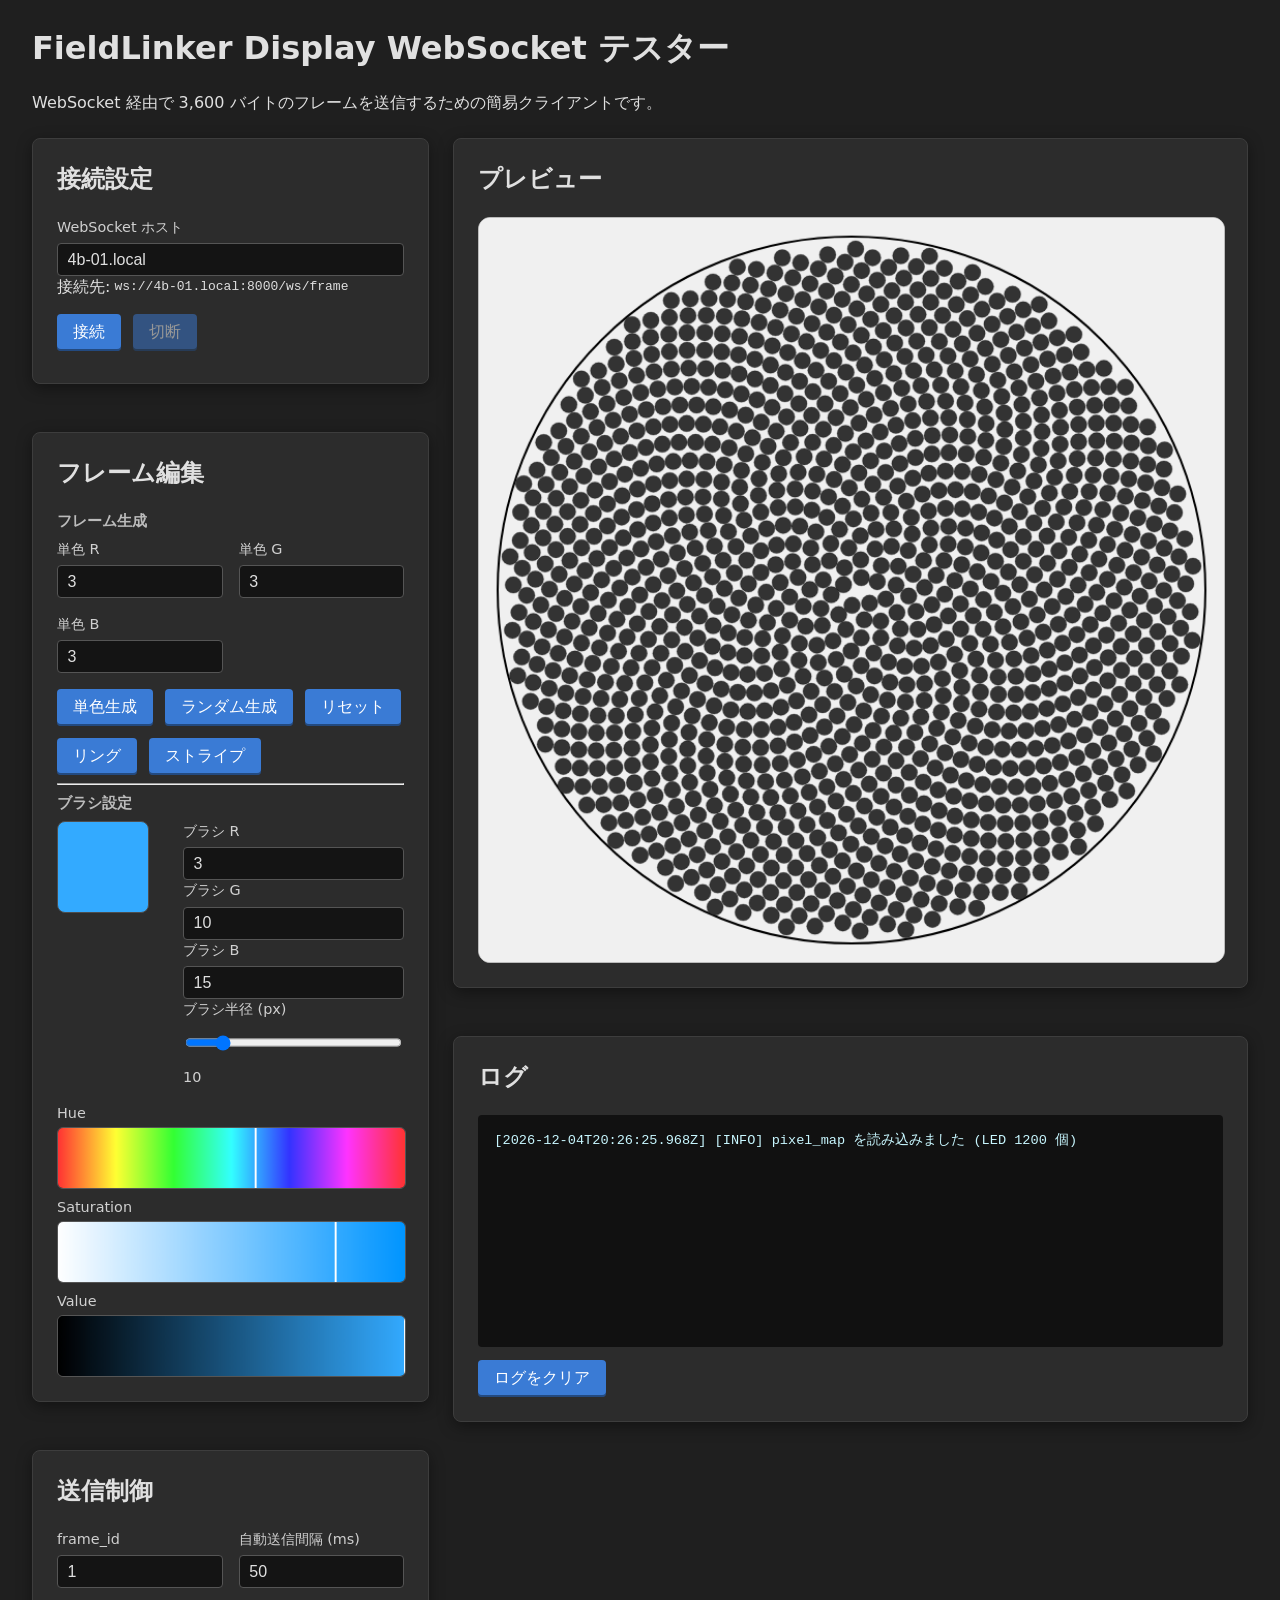
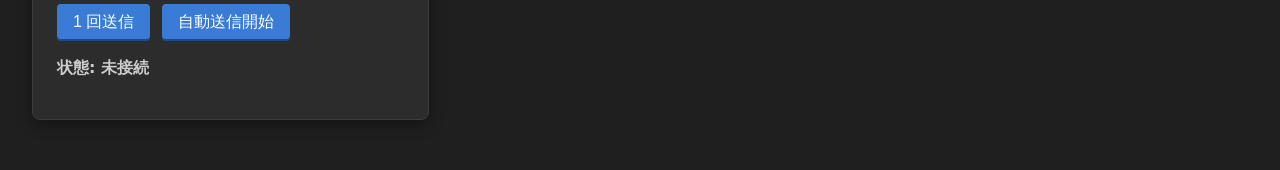
<file: raspberrypi/webclient/index.html>
<!DOCTYPE html>
<html lang="ja">
  <head>
    <meta charset="utf-8" />
    <title>FieldLinker Display WebSocket テスター</title>
    <meta name="viewport" content="width=device-width, initial-scale=1" />
    <link rel="stylesheet" href="./style.css" />
  </head>
  <body>
    <header>
      <h1>FieldLinker Display WebSocket テスター</h1>
      <p>WebSocket 経由で 3,600 バイトのフレームを送信するための簡易クライアントです。</p>
    </header>

    <div class="dashboard-grid">
      <div class="column column-left">
        <section class="panel">
          <h2>接続設定</h2>
          <div class="ws-url-block">
            <label>
              WebSocket ホスト
              <input list="ws-host-options" id="ws-host" type="text" value="4b-01.local" />
              <datalist id="ws-host-options">
                <option value="127.0.0.1" />
                <option value="4b-01.local" />
              </datalist>
            </label>
            <div class="ws-url-row">
              接続先: <code>ws://<span id="ws-host-display">4b-01.local</span>:8000/ws/frame</code>
            </div>
          </div>
          <div class="button-row">
            <button id="connect-btn">接続</button>
            <button id="disconnect-btn" disabled>切断</button>
          </div>
        </section>

        <section class="panel">
          <h2>フレーム編集</h2>
          <h3 class="panel-subtitle">フレーム生成</h3>
          <div class="form-grid">
            <label>
              単色 R
              <input id="color-r" type="number" value="3" min="0" max="15" />
            </label>
            <label>
              単色 G
              <input id="color-g" type="number" value="3" min="0" max="15" />
            </label>
            <label>
              単色 B
              <input id="color-b" type="number" value="3" min="0" max="15" />
            </label>
          </div>
          <div class="button-row">
            <button id="solid-generate-btn">単色生成</button>
            <button id="random-generate-btn">ランダム生成</button>
            <button id="clear-frame-btn">リセット</button>
            <button id="ring-generate-btn">リング</button>
            <button id="stripe-generate-btn">ストライプ</button>
          </div>
          <hr />
          <h3 class="panel-subtitle">ブラシ設定</h3>
          <div class="brush-grid">
            <div class="brush-color-display" id="brush-preview"></div>
            <div>
              <label>ブラシ R
                <input id="brush-r" type="number" value="3" min="0" max="15" />
              </label>
              <label>ブラシ G
                <input id="brush-g" type="number" value="10" min="0" max="15" />
              </label>
              <label>ブラシ B
                <input id="brush-b" type="number" value="15" min="0" max="15" />
              </label>
              <label>ブラシ半径 (px)
                <input id="brush-radius" type="range" min="4" max="60" value="10" />
                <span id="brush-radius-value">10</span>
              </label>
            </div>
            <div class="picker-block">
              <label>Hue
                <canvas id="hue-canvas" width="360" height="40"></canvas>
              </label>
              <label>Saturation
                <canvas id="sat-canvas" width="360" height="40"></canvas>
              </label>
              <label>Value
                <canvas id="val-canvas" width="360" height="40"></canvas>
              </label>
            </div>
          </div>
        </section>

        <section class="panel">
          <h2>送信制御</h2>
          <div class="form-grid">
            <label>
              frame_id
              <input id="frame-id" type="number" value="1" min="0" />
            </label>
            <label>
              自動送信間隔 (ms)
              <input id="interval" type="number" value="50" min="50" />
            </label>
          </div>
          <div class="button-row">
            <button id="send-once-btn">1 回送信</button>
            <button id="auto-toggle-btn">自動送信開始</button>
          </div>
          <p class="status">
            状態: <span id="status">未接続</span>
          </p>
        </section>

      </div>

      <div class="column column-main">
        <section class="panel panel-preview">
          <h2>プレビュー</h2>
          <canvas id="preview-canvas" width="720" height="720"></canvas>
        </section>
        <section class="panel panel-log">
          <h2>ログ</h2>
          <pre id="log"></pre>
          <button id="clear-log-btn">ログをクリア</button>
        </section>
      </div>
    </div>

    <script type="module" src="./client.js"></script>
  </body>
</html>
</file>
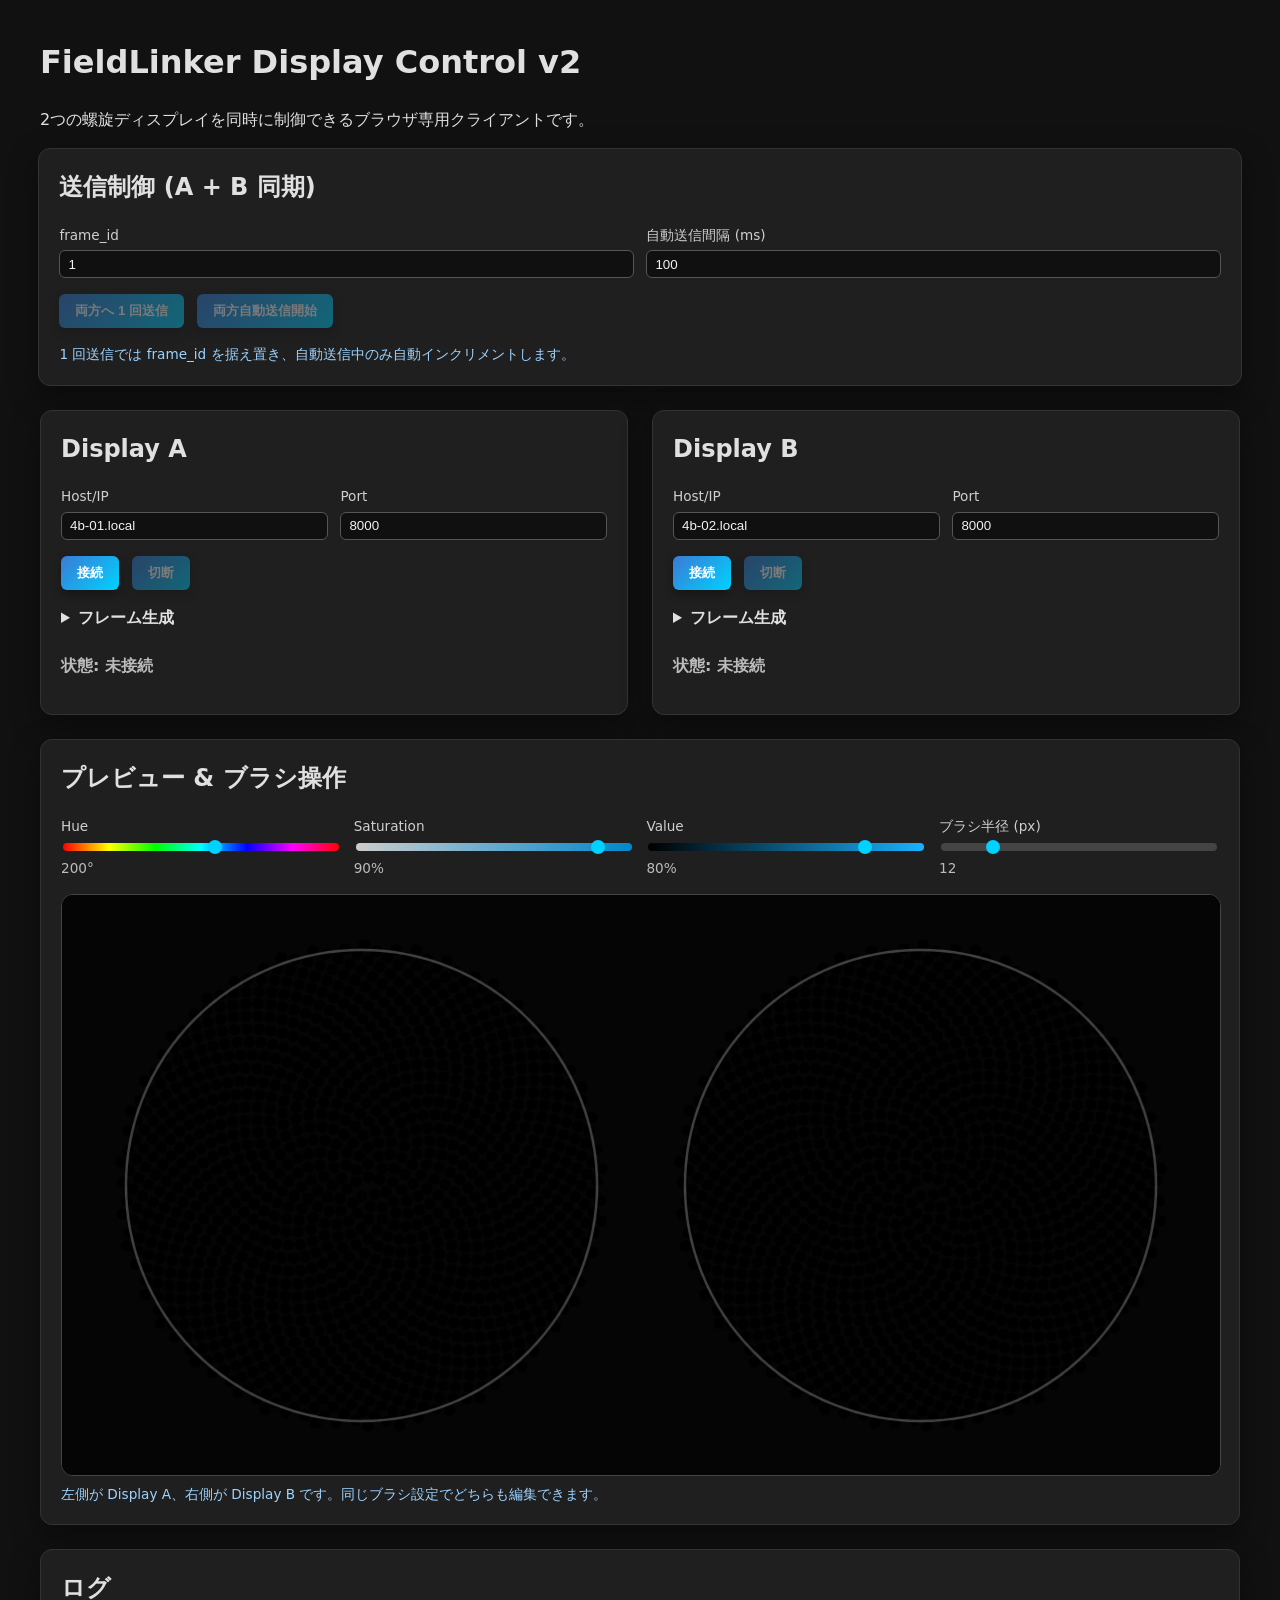
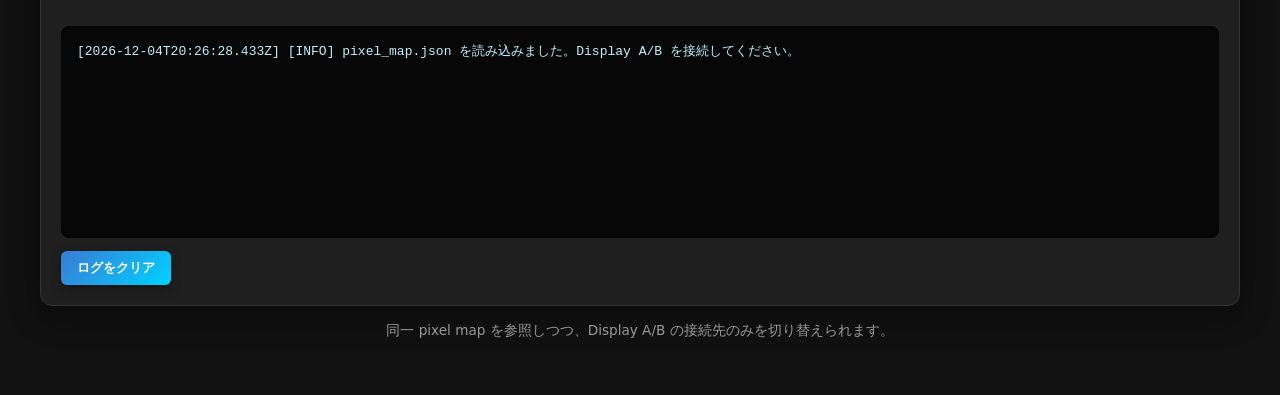
<file: raspberrypi/webclient_v2/index.html>
<!DOCTYPE html>
<html lang="ja">
  <head>
    <meta charset="utf-8" />
    <meta name="viewport" content="width=device-width, initial-scale=1" />
    <title>FieldLinker Display Control v2</title>
    <link rel="stylesheet" href="./style.css" />
  </head>
  <body>
    <header>
      <h1>FieldLinker Display Control v2</h1>
      <p>2つの螺旋ディスプレイを同時に制御できるブラウザ専用クライアントです。</p>
    </header>

    <section class="panel shared-controls">
      <h2>送信制御 (A + B 同期)</h2>
      <div class="form-grid">
        <label>frame_id
          <input type="number" id="shared-frame" min="0" value="1" />
        </label>
        <label>自動送信間隔 (ms)
          <input type="number" id="shared-interval" min="50" value="100" />
        </label>
      </div>
      <div class="button-row">
        <button id="shared-send" disabled>両方へ 1 回送信</button>
        <button id="shared-auto" disabled>両方自動送信開始</button>
      </div>
      <p class="hint">1 回送信では frame_id を据え置き、自動送信中のみ自動インクリメントします。</p>
    </section>

    <main class="layout">
      <section class="panel-group">
        <div class="panel" id="panel-panelA">
          <h2>Display A</h2>
          <div class="form-grid">
            <label>Host/IP
              <input type="text" id="panelA-host" placeholder="4b-01.local" />
            </label>
            <label>Port
              <input type="number" id="panelA-port" min="1" max="65535" value="8000" />
            </label>
          </div>
          <div class="button-row">
            <button id="panelA-connect">接続</button>
            <button id="panelA-disconnect" disabled>切断</button>
          </div>
          <details>
            <summary>フレーム生成</summary>
            <div class="form-grid slider-grid">
              <label>R
                <input type="range" id="panelA-color-r" min="0" max="15" value="5" />
                <span data-slider-value="panelA-color-r">5</span>
              </label>
              <label>G
                <input type="range" id="panelA-color-g" min="0" max="15" value="5" />
                <span data-slider-value="panelA-color-g">5</span>
              </label>
              <label>B
                <input type="range" id="panelA-color-b" min="0" max="15" value="5" />
                <span data-slider-value="panelA-color-b">5</span>
              </label>
            </div>
            <div class="button-row">
              <button id="panelA-solid">単色生成</button>
              <button id="panelA-random">ランダム生成</button>
            </div>
          </details>
          <p class="status">状態: <span id="panelA-status">未接続</span></p>
        </div>

        <div class="panel" id="panel-panelB">
          <h2>Display B</h2>
          <div class="form-grid">
            <label>Host/IP
              <input type="text" id="panelB-host" placeholder="4b-02.local" />
            </label>
            <label>Port
              <input type="number" id="panelB-port" min="1" max="65535" value="8000" />
            </label>
          </div>
          <div class="button-row">
            <button id="panelB-connect">接続</button>
            <button id="panelB-disconnect" disabled>切断</button>
          </div>
          <details>
            <summary>フレーム生成</summary>
            <div class="form-grid slider-grid">
              <label>R
                <input type="range" id="panelB-color-r" min="0" max="15" value="5" />
                <span data-slider-value="panelB-color-r">5</span>
              </label>
              <label>G
                <input type="range" id="panelB-color-g" min="0" max="15" value="5" />
                <span data-slider-value="panelB-color-g">5</span>
              </label>
              <label>B
                <input type="range" id="panelB-color-b" min="0" max="15" value="5" />
                <span data-slider-value="panelB-color-b">5</span>
              </label>
            </div>
            <div class="button-row">
              <button id="panelB-solid">単色生成</button>
              <button id="panelB-random">ランダム生成</button>
            </div>
          </details>
          <p class="status">状態: <span id="panelB-status">未接続</span></p>
        </div>
      </section>

      <section class="panel preview-panel">
        <h2>プレビュー & ブラシ操作</h2>
        <div class="form-grid brush-grid">
          <label>Hue
            <input type="range" id="brush-h" min="0" max="360" value="200" />
            <span data-slider-value="brush-h">200°</span>
          </label>
          <label>Saturation
            <input type="range" id="brush-s" min="0" max="100" value="90" />
            <span data-slider-value="brush-s">90%</span>
          </label>
          <label>Value
            <input type="range" id="brush-v" min="0" max="100" value="80" />
            <span data-slider-value="brush-v">80%</span>
          </label>
          <label>ブラシ半径 (px)
            <input type="range" id="brush-radius" min="2" max="60" value="12" />
            <span id="brush-radius-value">12</span>
          </label>
        </div>
        <canvas id="preview-canvas" width="1100" height="550"></canvas>
        <p class="hint">左側が Display A、右側が Display B です。同じブラシ設定でどちらも編集できます。</p>
      </section>

      <section class="panel log-panel">
        <h2>ログ</h2>
        <pre id="log"></pre>
        <button id="clear-log">ログをクリア</button>
      </section>
    </main>

    <footer>
      <p>同一 pixel map を参照しつつ、Display A/B の接続先のみを切り替えられます。</p>
    </footer>

    <script type="module" src="./app.js"></script>
  </body>
</html>
</file>
<file: raspberrypi/webclient/style.css>
:root {
  font-family: "Segoe UI", system-ui, -apple-system, BlinkMacSystemFont, sans-serif;
  line-height: 1.4;
  color: #e0e0e0;
  background: #1f1f1f;
}

body {
  margin: 0;
  padding: clamp(1rem, 2vw, 2.5rem);
  max-width: 1600px;
  width: 95vw;
  margin-inline: auto;
  background: #1f1f1f;
}

h1,
h2 {
  margin-top: 0;
}

.dashboard-grid {
  margin-top: 1.5rem;
  display: grid;
  grid-template-columns: minmax(280px, 1fr) minmax(400px, 2fr);
  gap: 1.5rem;
  align-items: start;
}

.column {
  display: flex;
  flex-direction: column;
  gap: 1.5rem;
}

.column-main {
  display: grid;
  gap: 1.5rem;
  grid-template-rows: auto auto;
}

.panel {
  background: #2c2c2c;
  border: 1px solid #3d3d3d;
  border-radius: 8px;
  padding: 1.5rem;
  margin-bottom: 1.5rem;
  box-shadow: 0 4px 15px rgba(0, 0, 0, 0.4);
}

.form-grid {
  display: grid;
  grid-template-columns: repeat(auto-fit, minmax(120px, 1fr));
  gap: 1rem;
  margin-bottom: 1rem;
}

label {
  font-size: 0.9rem;
  color: #d0d0d0;
  display: flex;
  flex-direction: column;
  gap: 0.4rem;
}

.panel-subtitle {
  font-size: 0.95rem;
  font-weight: 600;
  color: #bbbbbb;
  margin: 0.4rem 0;
}

input,
select {
  padding: 0.4rem 0.6rem;
  border-radius: 4px;
  border: 1px solid #555;
  font-size: 1rem;
  background: #141414;
  color: #e0e0e0;
}

.ws-url-row {
  display: grid;
  grid-template-columns: auto 1fr auto;
  gap: 0.25rem;
  align-items: center;
}

.ws-url-row input {
  width: 100%;
}

.ws-url-block {
  margin-bottom: 1rem;
}

.button-row {
  display: flex;
  gap: 0.75rem;
  flex-wrap: wrap;
  margin-bottom: 0.5rem;
}

button {
  padding: 0.5rem 1rem;
  border: none;
  border-radius: 4px;
  background: #3a7bd5;
  color: #fff;
  cursor: pointer;
  font-size: 1rem;
  box-shadow: inset 0 -2px 0 rgba(0, 0, 0, 0.4);
}

button:disabled {
  opacity: 0.5;
  cursor: not-allowed;
}

.status {
  font-weight: 600;
  color: #ccc;
}

.brush-grid {
  display: grid;
  grid-template-columns: 110px 1fr;
  grid-auto-rows: auto;
  gap: 1rem;
  align-items: start;
}

.brush-color-display {
  width: 90px;
  height: 90px;
  border-radius: 8px;
  border: 1px solid #4d4d4d;
}

.picker-block {
  display: flex;
  flex-direction: column;
  gap: 0.5rem;
  grid-column: span 2;
}

.picker-block label {
  gap: 0.25rem;
}

.picker-block canvas {
  width: min(100%, 640px);
  height: 60px;
  border-radius: 6px;
  border: 1px solid #555;
  box-shadow: inset 0 0 8px rgba(0, 0, 0, 0.5);
  touch-action: none;
  cursor: pointer;
}

#log {
  height: 200px;
  overflow: auto;
  background: #111;
  color: #c8f7ff;
  padding: 1rem;
  border-radius: 4px;
  font-size: 0.85rem;
}

#preview-canvas {
  width: min(100%, 900px);
  height: auto;
  border: 1px solid #bbb;
  border-radius: 12px;
  display: block;
  margin: 0 auto;
  background: #f7f7f7;
}

@media (max-width: 1100px) {
  .dashboard-grid {
    grid-template-columns: repeat(auto-fit, minmax(280px, 1fr));
  }
}
</file>
<file: raspberrypi/webclient_v2/style.css>
:root {
  font-family: "Segoe UI", system-ui, -apple-system, BlinkMacSystemFont, sans-serif;
  color: #e0e0e0;
  background: #111;
  line-height: 1.5;
}

body {
  margin: 0;
  padding: clamp(1rem, 3vw, 2.5rem);
  background: #111;
}

h1,
h2,
h3 {
  margin-top: 0;
}

header,
footer {
  max-width: 1200px;
  margin: 0 auto 1rem;
}

main.layout {
  display: flex;
  flex-direction: column;
  gap: 1.5rem;
  max-width: 1200px;
  margin: 0 auto;
}

.panel-group {
  display: grid;
  grid-template-columns: repeat(auto-fit, minmax(320px, 1fr));
  gap: 1.5rem;
}

.panel {
  background: #1f1f1f;
  border: 1px solid #333;
  border-radius: 12px;
  padding: 1.25rem;
  box-shadow: 0 10px 30px rgba(0, 0, 0, 0.4);
}

.shared-controls {
  max-width: 1200px;
  margin: 0 auto 1.5rem;
}

.log-panel {
  min-height: 200px;
}

.form-grid {
  display: grid;
  grid-template-columns: repeat(auto-fit, minmax(140px, 1fr));
  gap: 0.8rem;
  margin-bottom: 1rem;
}

.slider-grid label,
.brush-grid label {
  min-width: 120px;
}

input[type="range"] {
  appearance: none;
  height: 4px;
  border-radius: 4px;
  background: #444;
  position: relative;
}

input[type="range"]::-webkit-slider-thumb {
  appearance: none;
  width: 14px;
  height: 14px;
  border-radius: 50%;
  background: #00d2ff;
  cursor: pointer;
}

input[type="range"]::-moz-range-thumb {
  width: 14px;
  height: 14px;
  border-radius: 50%;
  background: #00d2ff;
  cursor: pointer;
}

.brush-grid span {
  font-size: 0.85rem;
  color: #bbb;
}

.brush-grid label input[type="range"] {
  height: 8px;
}

label {
  display: flex;
  flex-direction: column;
  font-size: 0.85rem;
  color: #cfcfcf;
  gap: 0.3rem;
}

input[type="text"],
input[type="number"] {
  background: #101010;
  border: 1px solid #555;
  border-radius: 6px;
  padding: 0.35rem 0.5rem;
  color: #f2f2f2;
}

input:focus {
  outline: 2px solid #4d9fff;
}

.button-row {
  display: flex;
  flex-wrap: wrap;
  gap: 0.8rem;
  margin-bottom: 1rem;
}

button {
  border: none;
  border-radius: 6px;
  padding: 0.5rem 1rem;
  background: linear-gradient(135deg, #3a7bd5, #00d2ff);
  color: #fff;
  cursor: pointer;
  font-weight: 600;
  box-shadow: 0 4px 10px rgba(0, 0, 0, 0.35);
  transition: transform 0.15s ease, opacity 0.15s ease;
}

button:hover:enabled {
  transform: translateY(-1px);
}

button:disabled {
  opacity: 0.4;
  cursor: not-allowed;
}

canvas {
  width: 100%;
  height: auto;
  border-radius: 12px;
  border: 1px solid #444;
  background: #050505;
  display: block;
  margin-bottom: 0.5rem;
}

#preview-canvas {
  max-width: 1200px;
  margin: 1rem auto 0.5rem;
}

.status {
  font-weight: 600;
  color: #bbb;
}

#log {
  min-height: 180px;
  max-height: 320px;
  overflow: auto;
  background: #070707;
  border-radius: 8px;
  padding: 1rem;
  color: #c0f2ff;
}

details summary {
  cursor: pointer;
  font-weight: 600;
  margin-bottom: 0.5rem;
}

footer {
  text-align: center;
  color: #999;
  font-size: 0.85rem;
}

.hint {
  color: #9dd3ff;
  font-size: 0.85rem;
  margin: 0.5rem 0 0;
}
</file>
